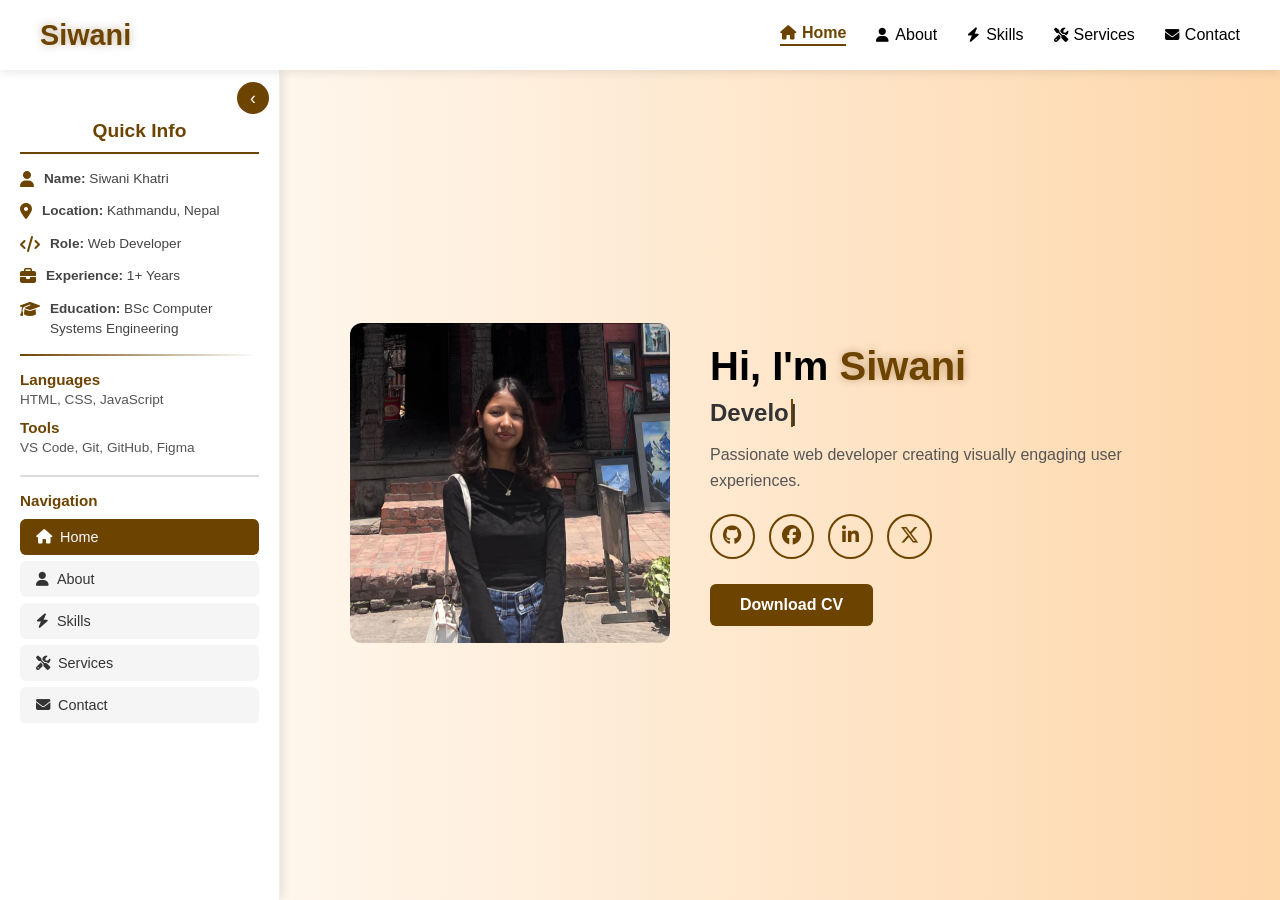
<file: index.html>
<!DOCTYPE html>
<html lang="en">
<head>
    <meta charset="UTF-8">
    <meta name="viewport" content="width=device-width, initial-scale=1.0">
    <title>Siwani - Home</title>
    <link rel="stylesheet" href="https://cdnjs.cloudflare.com/ajax/libs/font-awesome/6.5.1/css/all.min.css">
    <link rel="stylesheet" href="style.css">
</head>
<body>

    <!-- TOP NAV -->
    <nav>
        <div class="nav-container">
            <div class="logo"><span>Siwani</span></div>
            <div class="nav-links">
                <a href="index.html" class="active"><i class="fas fa-home"></i> Home</a>
                <a href="about.html"><i class="fas fa-user"></i> About</a>
                <a href="skills.html"><i class="fas fa-bolt"></i> Skills</a>
                <a href="services.html"><i class="fas fa-tools"></i> Services</a>
                <a href="contact.html"><i class="fas fa-envelope"></i> Contact</a>
            </div>
            <i class="fa fa-bars menu-icon" onclick="openMenu()"></i>
        </div>

        <!-- Mobile dropdown -->
        <div class="dropdown" id="dropdown">
            <i class="fa fa-times close-icon" onclick="closeMenu()"></i>
            <a href="index.html" onclick="closeMenu()"><i class="fas fa-home"></i> Home</a>
            <a href="about.html" onclick="closeMenu()"><i class="fas fa-user"></i> About</a>
            <a href="skills.html" onclick="closeMenu()"><i class="fas fa-bolt"></i> Skills</a>
            <a href="services.html" onclick="closeMenu()"><i class="fas fa-tools"></i> Services</a>
            <a href="contact.html" onclick="closeMenu()"><i class="fas fa-envelope"></i> Contact</a>
        </div>
    </nav>

    <!-- HOME SECTION -->
    <section class="home-section">

        <!-- LEFT PANEL (Quick Info + Navigation) -->
        <aside class="side-panel" id="side-panel">
            <button class="panel-btn" onclick="togglePanel()">‹</button>

            <div class="panel-inner">
                <!-- Quick Info -->
                <div class="quick-info">
                    <h3>Quick Info</h3>
                    <div class="info-row">
                        <i class="fas fa-user"></i>
                        <p><strong>Name:</strong> Siwani Khatri</p>
                    </div>
                    <div class="info-row">
                        <i class="fas fa-map-marker-alt"></i>
                        <p><strong>Location:</strong> Kathmandu, Nepal</p>
                    </div>
                    <div class="info-row">
                        <i class="fas fa-code"></i>
                        <p><strong>Role:</strong> Web Developer</p>
                    </div>
                    <div class="info-row">
                        <i class="fas fa-briefcase"></i>
                        <p><strong>Experience:</strong> 1+ Years</p>
                    </div>
                    <div class="info-row">
                        <i class="fas fa-graduation-cap"></i>
                        <p><strong>Education:</strong> BSc Computer Systems Engineering</p>
                    </div>
                    <hr class="divider">
                    <h4>Languages</h4>
                    <p>HTML, CSS, JavaScript</p>
                    <h4>Tools</h4>
                    <p>VS Code, Git, GitHub, Figma</p>
                </div>

                <!-- Navigation inside panel -->
                <div class="panel-nav">
                    <h4>Navigation</h4>
                    <a href="index.html" class="active"><i class="fas fa-home"></i> Home</a>
                    <a href="about.html"><i class="fas fa-user"></i> About</a>
                    <a href="skills.html"><i class="fas fa-bolt"></i> Skills</a>
                    <a href="services.html"><i class="fas fa-tools"></i> Services</a>
                    <a href="contact.html"><i class="fas fa-envelope"></i> Contact</a>
                </div>
            </div>

            <!-- Collapsed mini view -->
            <div class="panel-collapsed-view">
                <p><strong>Siwani</strong></p>
                <p>Web Dev</p>
                <p>Nepal</p>
            </div>
        </aside>

        <!-- MAIN CONTENT -->
        <div class="main-content">
            <div class="photo-box">
                <img src="photo.jpg" alt="Siwani">
            </div>
            <div class="text-box">
                <h1>Hi, I'm <span class="highlight">Siwani</span></h1>
                <h2 class="typewriter-text"><span id="typed"></span><span class="cursor">|</span></h2>
                <p>Passionate web developer creating visually engaging user experiences.</p>
                <div class="social-icons">
                    <a href="https://github.com/siwanikhatri087-ops" target="_blank"><i class="fab fa-github"></i></a>
                    <a href="https://www.facebook.com/siwani.khatri.927416" target="_blank"><i class="fab fa-facebook"></i></a>
                    <a href="https://www.linkedin.com/in/siwani-khatri-6b557a397/" target="_blank"><i class="fab fa-linkedin-in"></i></a>
                    <a href="https://x.com/siwanikhatri" target="_blank"><i class="fab fa-x-twitter"></i></a>
                </div>
                <a href="resume.pdf" download>
                    <button class="cv-btn">Download CV</button>
                </a>
            </div>
        </div>

    </section>

    <script src="script.js"></script>
</body>
</html>
</file>
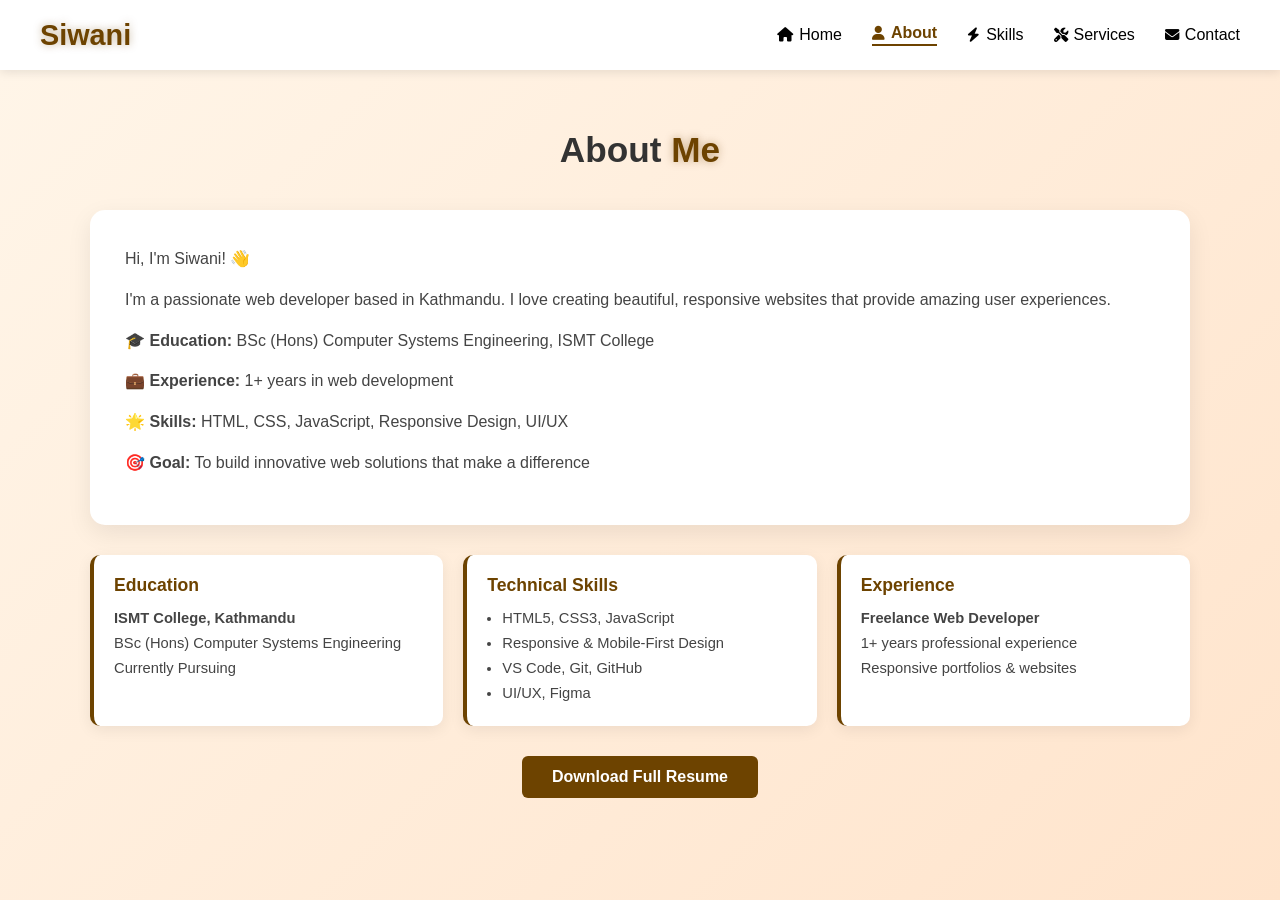
<file: about.html>
<!DOCTYPE html>
<html lang="en">
<head>
    <meta charset="UTF-8">
    <meta name="viewport" content="width=device-width, initial-scale=1.0">
    <title>Siwani - About</title>
    <link rel="stylesheet" href="https://cdnjs.cloudflare.com/ajax/libs/font-awesome/6.5.1/css/all.min.css">
    <link rel="stylesheet" href="style.css">
</head>
<body>

    <nav>
        <div class="nav-container">
            <div class="logo"><span>Siwani</span></div>
            <div class="nav-links">
                <a href="index.html"><i class="fas fa-home"></i> Home</a>
                <a href="about.html" class="active"><i class="fas fa-user"></i> About</a>
                <a href="skills.html"><i class="fas fa-bolt"></i> Skills</a>
                <a href="services.html"><i class="fas fa-tools"></i> Services</a>
                <a href="contact.html"><i class="fas fa-envelope"></i> Contact</a>
            </div>
            <i class="fa fa-bars menu-icon" onclick="openMenu()"></i>
        </div>
        <div class="dropdown" id="dropdown">
            <i class="fa fa-times close-icon" onclick="closeMenu()"></i>
            <a href="index.html" onclick="closeMenu()"><i class="fas fa-home"></i> Home</a>
            <a href="about.html" onclick="closeMenu()"><i class="fas fa-user"></i> About</a>
            <a href="skills.html" onclick="closeMenu()"><i class="fas fa-bolt"></i> Skills</a>
            <a href="services.html" onclick="closeMenu()"><i class="fas fa-tools"></i> Services</a>
            <a href="contact.html" onclick="closeMenu()"><i class="fas fa-envelope"></i> Contact</a>
        </div>
    </nav>

    <section class="page-section">
        <div class="section-box">
            <h2>About <span class="highlight">Me</span></h2>

            <div class="about-card">
                <p>Hi, I'm Siwani! 👋</p>
                <p>I'm a passionate web developer based in Kathmandu. I love creating beautiful, responsive websites that provide amazing user experiences.</p>
                <p>🎓 <strong>Education:</strong> BSc (Hons) Computer Systems Engineering, ISMT College</p>
                <p>💼 <strong>Experience:</strong> 1+ years in web development</p>
                <p>🌟 <strong>Skills:</strong> HTML, CSS, JavaScript, Responsive Design, UI/UX</p>
                <p>🎯 <strong>Goal:</strong> To build innovative web solutions that make a difference</p>
            </div>

            <div class="resume-grid">
                <div class="resume-card">
                    <h4>Education</h4>
                    <p><strong>ISMT College, Kathmandu</strong></p>
                    <p>BSc (Hons) Computer Systems Engineering</p>
                    <p>Currently Pursuing</p>
                </div>
                <div class="resume-card">
                    <h4>Technical Skills</h4>
                    <ul>
                        <li>HTML5, CSS3, JavaScript</li>
                        <li>Responsive & Mobile-First Design</li>
                        <li>VS Code, Git, GitHub</li>
                        <li>UI/UX, Figma</li>
                    </ul>
                </div>
                <div class="resume-card">
                    <h4>Experience</h4>
                    <p><strong>Freelance Web Developer</strong></p>
                    <p>1+ years professional experience</p>
                    <p>Responsive portfolios & websites</p>
                </div>
            </div>

            <div class="center">
                <a href="resume.pdf" download>
                    <button class="cv-btn">Download Full Resume</button>
                </a>
            </div>
        </div>
    </section>

    <script src="script.js"></script>
</body>
</html>
</file>
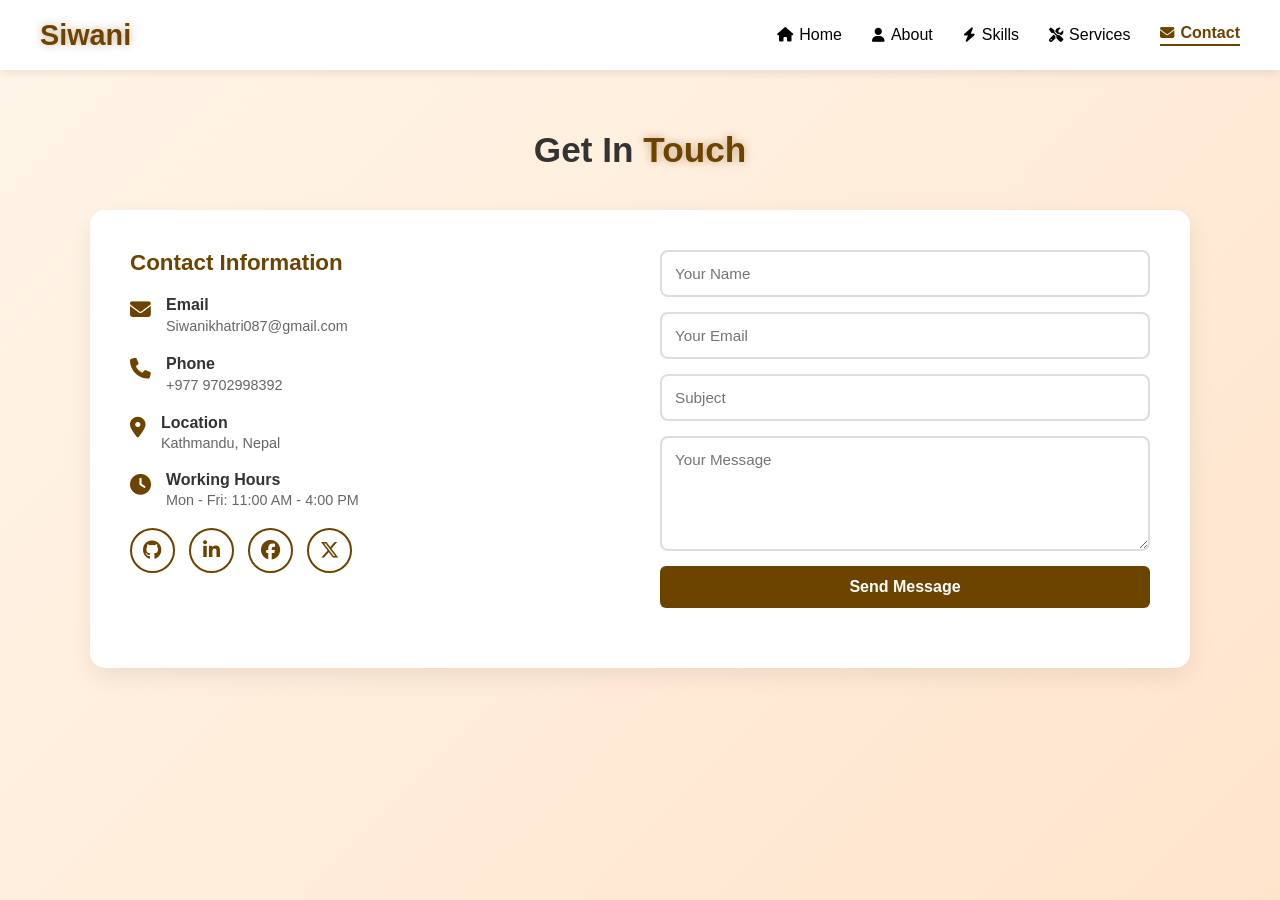
<file: contact.html>
<!DOCTYPE html>
<html lang="en">
<head>
    <meta charset="UTF-8">
    <meta name="viewport" content="width=device-width, initial-scale=1.0">
    <title>Siwani - Contact</title>
    <link rel="stylesheet" href="https://cdnjs.cloudflare.com/ajax/libs/font-awesome/6.5.1/css/all.min.css">
    <link rel="stylesheet" href="style.css">
</head>
<body>

    <nav>
        <div class="nav-container">
            <div class="logo"><span>Siwani</span></div>
            <div class="nav-links">
                <a href="index.html"><i class="fas fa-home"></i> Home</a>
                <a href="about.html"><i class="fas fa-user"></i> About</a>
                <a href="skills.html"><i class="fas fa-bolt"></i> Skills</a>
                <a href="services.html"><i class="fas fa-tools"></i> Services</a>
                <a href="contact.html" class="active"><i class="fas fa-envelope"></i> Contact</a>
            </div>
            <i class="fa fa-bars menu-icon" onclick="openMenu()"></i>
        </div>
        <div class="dropdown" id="dropdown">
            <i class="fa fa-times close-icon" onclick="closeMenu()"></i>
            <a href="index.html" onclick="closeMenu()"><i class="fas fa-home"></i> Home</a>
            <a href="about.html" onclick="closeMenu()"><i class="fas fa-user"></i> About</a>
            <a href="skills.html" onclick="closeMenu()"><i class="fas fa-bolt"></i> Skills</a>
            <a href="services.html" onclick="closeMenu()"><i class="fas fa-tools"></i> Services</a>
            <a href="contact.html" onclick="closeMenu()"><i class="fas fa-envelope"></i> Contact</a>
        </div>
    </nav>

    <section class="page-section">
        <div class="section-box">
            <h2>Get In <span class="highlight">Touch</span></h2>

            <div class="contact-wrapper">

                <div class="contact-info">
                    <h3>Contact Information</h3>
                    <div class="contact-row">
                        <i class="fas fa-envelope"></i>
                        <div>
                            <h4>Email</h4>
                            <a href="mailto:siwani@example.com">Siwanikhatri087@gmail.com</a>
                        </div>
                    </div>
                    <div class="contact-row">
                        <i class="fas fa-phone"></i>
                        <div>
                            <h4>Phone</h4>
                            <a href="tel:9703998392">+977 9702998392</a>
                        </div>
                    </div>
                    <div class="contact-row">
                        <i class="fas fa-map-marker-alt"></i>
                        <div>
                            <h4>Location</h4>
                            <p>Kathmandu, Nepal</p>
                        </div>
                    </div>
                    <div class="contact-row">
                        <i class="fas fa-clock"></i>
                        <div>
                            <h4>Working Hours</h4>
                            <p>Mon - Fri: 11:00 AM - 4:00 PM</p>
                        </div>
                    </div>
                    <div class="social-icons" style="margin-top: 20px;">
                        <a href="https://github.com/siwanikhatri087-ops" target="_blank"><i class="fab fa-github"></i></a>
                        <a href="https://www.linkedin.com/in/siwani-khatri-6b557a397/" target="_blank"><i class="fab fa-linkedin-in"></i></a>
                        <a href="https://www.facebook.com/siwani.khatri.927416" target="_blank"><i class="fab fa-facebook"></i></a>
                        <a href="https://x.com/siwanikhatri" target="_blank"><i class="fab fa-x-twitter"></i></a>
                    </div>
                </div>

                <form class="contact-form" onsubmit="sendMessage(event)">
                    <input type="text" id="name" placeholder="Your Name" required>
                    <input type="email" id="email" placeholder="Your Email" required>
                    <input type="text" id="subject" placeholder="Subject" required>
                    <textarea id="message" placeholder="Your Message" rows="5" required></textarea>
                    <button type="submit" class="cv-btn">Send Message</button>
                    <p id="form-msg" class="form-msg"></p>
                </form>

            </div>
        </div>
    </section>

    <script src="script.js"></script>
</body>
</html>
</file>
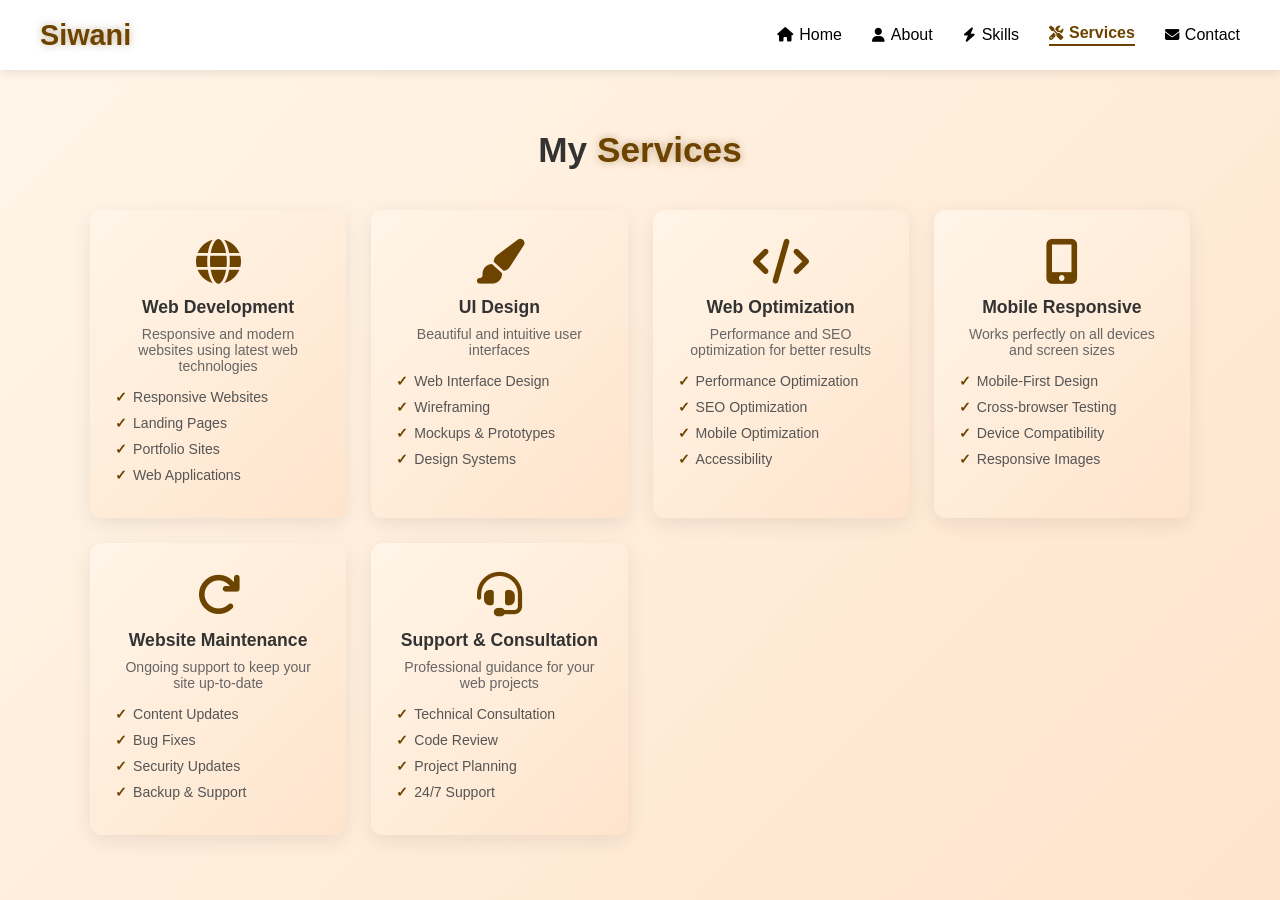
<file: services.html>
<!DOCTYPE html>
<html lang="en">
<head>
    <meta charset="UTF-8">
    <meta name="viewport" content="width=device-width, initial-scale=1.0">
    <title>Siwani - Services</title>
    <link rel="stylesheet" href="https://cdnjs.cloudflare.com/ajax/libs/font-awesome/6.5.1/css/all.min.css">
    <link rel="stylesheet" href="style.css">
</head>
<body>

    <nav>
        <div class="nav-container">
            <div class="logo"><span>Siwani</span></div>
            <div class="nav-links">
                <a href="index.html"><i class="fas fa-home"></i> Home</a>
                <a href="about.html"><i class="fas fa-user"></i> About</a>
                <a href="skills.html"><i class="fas fa-bolt"></i> Skills</a>
                <a href="services.html" class="active"><i class="fas fa-tools"></i> Services</a>
                <a href="contact.html"><i class="fas fa-envelope"></i> Contact</a>
            </div>
            <i class="fa fa-bars menu-icon" onclick="openMenu()"></i>
        </div>
        <div class="dropdown" id="dropdown">
            <i class="fa fa-times close-icon" onclick="closeMenu()"></i>
            <a href="index.html" onclick="closeMenu()"><i class="fas fa-home"></i> Home</a>
            <a href="about.html" onclick="closeMenu()"><i class="fas fa-user"></i> About</a>
            <a href="skills.html" onclick="closeMenu()"><i class="fas fa-bolt"></i> Skills</a>
            <a href="services.html" onclick="closeMenu()"><i class="fas fa-tools"></i> Services</a>
            <a href="contact.html" onclick="closeMenu()"><i class="fas fa-envelope"></i> Contact</a>
        </div>
    </nav>

    <section class="page-section">
        <div class="section-box">
            <h2>My <span class="highlight">Services</span></h2>
            <div class="services-grid">

                <div class="service-card">
                    <i class="fas fa-globe"></i>
                    <h3>Web Development</h3>
                    <p>Responsive and modern websites using latest web technologies</p>
                    <ul>
                        <li>Responsive Websites</li>
                        <li>Landing Pages</li>
                        <li>Portfolio Sites</li>
                        <li>Web Applications</li>
                    </ul>
                </div>

                <div class="service-card">
                    <i class="fas fa-paint-brush"></i>
                    <h3>UI Design</h3>
                    <p>Beautiful and intuitive user interfaces</p>
                    <ul>
                        <li>Web Interface Design</li>
                        <li>Wireframing</li>
                        <li>Mockups & Prototypes</li>
                        <li>Design Systems</li>
                    </ul>
                </div>

                <div class="service-card">
                    <i class="fas fa-code"></i>
                    <h3>Web Optimization</h3>
                    <p>Performance and SEO optimization for better results</p>
                    <ul>
                        <li>Performance Optimization</li>
                        <li>SEO Optimization</li>
                        <li>Mobile Optimization</li>
                        <li>Accessibility</li>
                    </ul>
                </div>

                <div class="service-card">
                    <i class="fas fa-mobile-alt"></i>
                    <h3>Mobile Responsive</h3>
                    <p>Works perfectly on all devices and screen sizes</p>
                    <ul>
                        <li>Mobile-First Design</li>
                        <li>Cross-browser Testing</li>
                        <li>Device Compatibility</li>
                        <li>Responsive Images</li>
                    </ul>
                </div>

                <div class="service-card">
                    <i class="fas fa-redo"></i>
                    <h3>Website Maintenance</h3>
                    <p>Ongoing support to keep your site up-to-date</p>
                    <ul>
                        <li>Content Updates</li>
                        <li>Bug Fixes</li>
                        <li>Security Updates</li>
                        <li>Backup & Support</li>
                    </ul>
                </div>

                <div class="service-card">
                    <i class="fas fa-headset"></i>
                    <h3>Support & Consultation</h3>
                    <p>Professional guidance for your web projects</p>
                    <ul>
                        <li>Technical Consultation</li>
                        <li>Code Review</li>
                        <li>Project Planning</li>
                        <li>24/7 Support</li>
                    </ul>
                </div>

            </div>
        </div>
    </section>

    <script src="script.js"></script>
</body>
</html>
</file>
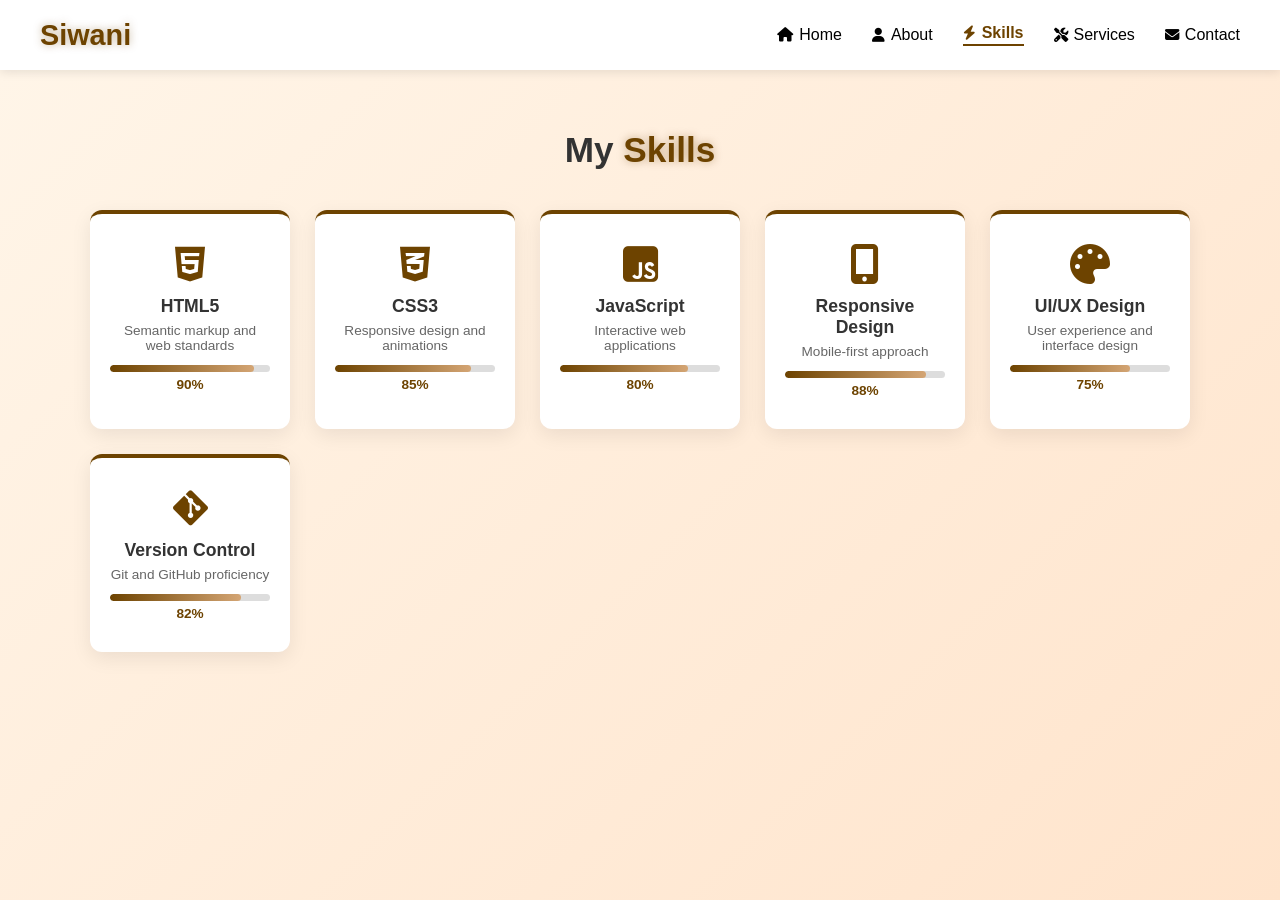
<file: skills.html>
<!DOCTYPE html>
<html lang="en">
<head>
    <meta charset="UTF-8">
    <meta name="viewport" content="width=device-width, initial-scale=1.0">
    <title>Siwani - Skills</title>
    <link rel="stylesheet" href="https://cdnjs.cloudflare.com/ajax/libs/font-awesome/6.5.1/css/all.min.css">
    <link rel="stylesheet" href="style.css">
</head>
<body>

    <nav>
        <div class="nav-container">
            <div class="logo"><span>Siwani</span></div>
            <div class="nav-links">
                <a href="index.html"><i class="fas fa-home"></i> Home</a>
                <a href="about.html"><i class="fas fa-user"></i> About</a>
                <a href="skills.html" class="active"><i class="fas fa-bolt"></i> Skills</a>
                <a href="services.html"><i class="fas fa-tools"></i> Services</a>
                <a href="contact.html"><i class="fas fa-envelope"></i> Contact</a>
            </div>
            <i class="fa fa-bars menu-icon" onclick="openMenu()"></i>
        </div>
        <div class="dropdown" id="dropdown">
            <i class="fa fa-times close-icon" onclick="closeMenu()"></i>
            <a href="index.html" onclick="closeMenu()"><i class="fas fa-home"></i> Home</a>
            <a href="about.html" onclick="closeMenu()"><i class="fas fa-user"></i> About</a>
            <a href="skills.html" onclick="closeMenu()"><i class="fas fa-bolt"></i> Skills</a>
            <a href="services.html" onclick="closeMenu()"><i class="fas fa-tools"></i> Services</a>
            <a href="contact.html" onclick="closeMenu()"><i class="fas fa-envelope"></i> Contact</a>
        </div>
    </nav>

    <section class="page-section">
        <div class="section-box">
            <h2>My <span class="highlight">Skills</span></h2>
            <div class="skills-grid">

                <div class="skill-card">
                    <i class="fab fa-html5"></i>
                    <h3>HTML5</h3>
                    <p>Semantic markup and web standards</p>
                    <div class="skill-bar"><div class="skill-fill" style="width: 90%"></div></div>
                    <span class="skill-percent">90%</span>
                </div>

                <div class="skill-card">
                    <i class="fab fa-css3-alt"></i>
                    <h3>CSS3</h3>
                    <p>Responsive design and animations</p>
                    <div class="skill-bar"><div class="skill-fill" style="width: 85%"></div></div>
                    <span class="skill-percent">85%</span>
                </div>

                <div class="skill-card">
                    <i class="fab fa-js-square"></i>
                    <h3>JavaScript</h3>
                    <p>Interactive web applications</p>
                    <div class="skill-bar"><div class="skill-fill" style="width: 80%"></div></div>
                    <span class="skill-percent">80%</span>
                </div>

                <div class="skill-card">
                    <i class="fas fa-mobile-alt"></i>
                    <h3>Responsive Design</h3>
                    <p>Mobile-first approach</p>
                    <div class="skill-bar"><div class="skill-fill" style="width: 88%"></div></div>
                    <span class="skill-percent">88%</span>
                </div>

                <div class="skill-card">
                    <i class="fas fa-palette"></i>
                    <h3>UI/UX Design</h3>
                    <p>User experience and interface design</p>
                    <div class="skill-bar"><div class="skill-fill" style="width: 75%"></div></div>
                    <span class="skill-percent">75%</span>
                </div>

                <div class="skill-card">
                    <i class="fab fa-git-alt"></i>
                    <h3>Version Control</h3>
                    <p>Git and GitHub proficiency</p>
                    <div class="skill-bar"><div class="skill-fill" style="width: 82%"></div></div>
                    <span class="skill-percent">82%</span>
                </div>

            </div>
        </div>
    </section>

    <script src="script.js"></script>
</body>
</html>
</file>
<file: style.css>
/* ===== RESET ===== */
* {
    margin: 0;
    padding: 0;
    box-sizing: border-box;
    font-family: 'Segoe UI', sans-serif;
}

body {
    background: linear-gradient(to right, #ffffff, #fed7aa);
    min-height: 100vh;
}

/* ===== NAV ===== */
nav {
    width: 100%;
    height: 70px;
    background-color: white;
    position: sticky;
    top: 0;
    z-index: 100;
    box-shadow: 0 2px 10px rgba(0,0,0,0.1);
}

.nav-container {
    width: 100%;
    height: 100%;
    display: flex;
    align-items: center;
    justify-content: space-between;
    padding: 0 40px;
}

.logo span {
    font-size: 1.8rem;
    font-weight: bold;
    color: rgb(109, 67, 0);
    text-shadow: 0 0 8px rgba(109,67,0,0.4);
}

.nav-links {
    display: flex;
    gap: 30px;
}

.nav-links a {
    text-decoration: none;
    color: black;
    font-size: 1rem;
    font-weight: 500;
    display: flex;
    align-items: center;
    gap: 6px;
    transition: color 0.2s;
}

.nav-links a i {
    font-size: 0.9rem;
}

.nav-links a:hover {
    color: rgb(109, 67, 0);
}

.nav-links a.active {
    color: rgb(109, 67, 0);
    font-weight: bold;
    border-bottom: 2px solid rgb(109, 67, 0);
    padding-bottom: 2px;
}

.menu-icon {
    display: none;
    font-size: 1.8rem;
    cursor: pointer;
    color: black;
}

/* Mobile dropdown */
.dropdown {
    display: none;
    flex-direction: column;
    background-color: rgba(0,0,0,0.92);
    position: fixed;
    top: 70px;
    left: 0;
    width: 100%;
    z-index: 99;
    padding: 10px 0 20px;
}

.dropdown a {
    color: white;
    text-decoration: none;
    padding: 14px 30px;
    font-size: 1rem;
    display: flex;
    align-items: center;
    gap: 10px;
    border-bottom: 1px solid rgba(255,255,255,0.1);
    transition: background 0.2s;
}

.dropdown a:hover {
    background-color: rgb(109, 67, 0);
}

.close-icon {
    color: white;
    font-size: 1.6rem;
    padding: 10px 20px;
    cursor: pointer;
    text-align: right;
    align-self: flex-end;
}

/* ===== HOME SECTION (with LEFT panel) ===== */
.home-section {
    display: flex;
    flex-direction: row;
    min-height: calc(100vh - 70px);
}

/* ===== LEFT SIDE PANEL ===== */
.side-panel {
    width: 280px;
    min-height: calc(100vh - 70px);
    background-color: white;
    box-shadow: 2px 0 10px rgba(0,0,0,0.1);
    position: sticky;
    top: 70px;
    overflow-y: auto;
    transition: width 0.3s;
    flex-shrink: 0;
    border-right: 1px solid #eee;
}

.side-panel.collapsed {
    width: 60px;
}

.panel-btn {
    position: absolute;
    top: 12px;
    right: 10px;
    width: 32px;
    height: 32px;
    background-color: rgb(109, 67, 0);
    color: white;
    border: none;
    border-radius: 50%;
    font-size: 1.1rem;
    cursor: pointer;
    display: flex;
    align-items: center;
    justify-content: center;
}

.panel-inner {
    padding: 50px 20px 30px;
}

.side-panel.collapsed .panel-inner {
    display: none;
}

/* Quick Info */
.quick-info h3 {
    font-size: 1.2rem;
    color: rgb(109, 67, 0);
    border-bottom: 2px solid rgb(109, 67, 0);
    padding-bottom: 10px;
    margin-bottom: 15px;
    text-align: center;
}

.quick-info h4 {
    color: rgb(109, 67, 0);
    margin: 12px 0 4px;
    font-size: 0.95rem;
}

.quick-info p {
    font-size: 0.85rem;
    color: #555;
}

.info-row {
    display: flex;
    align-items: flex-start;
    gap: 10px;
    margin-bottom: 12px;
}

.info-row i {
    color: rgb(109, 67, 0);
    font-size: 1rem;
    margin-top: 2px;
    flex-shrink: 0;
}

.info-row p {
    font-size: 0.85rem;
    color: #444;
    line-height: 1.5;
}

.divider {
    border: none;
    height: 2px;
    background: linear-gradient(to right, rgb(109,67,0), transparent);
    margin: 15px 0;
}

/* Panel Navigation */
.panel-nav {
    margin-top: 20px;
    border-top: 2px solid #ddd;
    padding-top: 15px;
}

.panel-nav h4 {
    color: rgb(109, 67, 0);
    margin-bottom: 10px;
    font-size: 0.95rem;
}

.panel-nav a {
    display: flex;
    align-items: center;
    gap: 8px;
    text-decoration: none;
    color: #333;
    background-color: #f5f5f5;
    padding: 10px 12px;
    border-radius: 6px;
    margin-bottom: 6px;
    border-left: 4px solid transparent;
    font-size: 0.9rem;
    transition: all 0.2s;
}

.panel-nav a:hover,
.panel-nav a.active {
    background-color: rgb(109, 67, 0);
    color: white;
    border-left-color: rgb(109, 67, 0);
}

/* Collapsed state mini text */
.panel-collapsed-view {
    display: none;
    padding: 50px 8px 20px;
    text-align: center;
}

.side-panel.collapsed .panel-collapsed-view {
    display: block;
}

.panel-collapsed-view p {
    font-size: 0.7rem;
    color: #555;
    margin-bottom: 6px;
    word-break: break-all;
}

/* ===== MAIN CONTENT ===== */
.main-content {
    flex: 1;
    display: flex;
    align-items: center;
    justify-content: center;
    gap: 40px;
    padding: 40px;
}

.photo-box img {
    width: 320px;
    border-radius: 12px;
    object-fit: cover;
}

.text-box {
    max-width: 500px;
}

.text-box h1 {
    font-size: 2.5rem;
    color: black;
    margin-bottom: 10px;
}

.highlight {
    color: rgb(109, 67, 0);
    text-shadow: 0 0 8px rgba(109,67,0,0.4);
}

/* Typewriter */
.typewriter-text {
    font-size: 1.5rem;
    font-weight: 600;
    color: #333;
    margin-bottom: 15px;
}

.cursor {
    display: inline-block;
    width: 2px;
    background-color: rgb(109,67,0);
    animation: blink 0.7s infinite;
    margin-left: 2px;
    font-weight: 100;
}

@keyframes blink {
    0%, 100% { opacity: 1; }
    50% { opacity: 0; }
}

.text-box p {
    font-size: 1rem;
    color: #555;
    line-height: 1.6;
    margin-bottom: 20px;
}

/* Social Icons */
.social-icons {
    display: flex;
    gap: 14px;
    margin-bottom: 25px;
}

.social-icons a {
    width: 45px;
    height: 45px;
    border: 2px solid rgb(109,67,0);
    border-radius: 50%;
    display: flex;
    align-items: center;
    justify-content: center;
    color: rgb(109, 67, 0);
    font-size: 1.2rem;
    text-decoration: none;
    transition: all 0.2s;
}

.social-icons a:hover {
    background-color: rgb(109, 67, 0);
    color: white;
}

/* Button */
.cv-btn {
    background-color: rgb(109, 67, 0);
    color: white;
    border: none;
    padding: 12px 30px;
    border-radius: 6px;
    font-size: 1rem;
    font-weight: 600;
    cursor: pointer;
    transition: all 0.2s;
}

.cv-btn:hover {
    background-color: transparent;
    color: rgb(109, 67, 0);
    border: 2px solid rgb(109, 67, 0);
    box-shadow: 0 0 15px rgba(109,67,0,0.3);
}

/* ===== OTHER PAGES ===== */
.page-section {
    padding: 60px 5%;
    min-height: calc(100vh - 70px);
}

.section-box {
    max-width: 1100px;
    margin: 0 auto;
}

.section-box h2 {
    font-size: 2.2rem;
    color: #333;
    text-align: center;
    margin-bottom: 40px;
}

/* About */
.about-card {
    background: white;
    padding: 35px;
    border-radius: 15px;
    box-shadow: 0 8px 25px rgba(0,0,0,0.08);
    margin-bottom: 30px;
}

.about-card p {
    font-size: 1rem;
    color: #444;
    line-height: 1.8;
    margin-bottom: 12px;
}

.resume-grid {
    display: grid;
    grid-template-columns: repeat(auto-fit, minmax(240px, 1fr));
    gap: 20px;
    margin-bottom: 30px;
}

.resume-card {
    background: white;
    border-left: 4px solid rgb(109,67,0);
    border-radius: 10px;
    padding: 20px;
    box-shadow: 0 4px 15px rgba(0,0,0,0.07);
    transition: transform 0.2s;
}

.resume-card:hover {
    transform: translateY(-4px);
}

.resume-card h4 {
    color: rgb(109,67,0);
    margin-bottom: 10px;
    font-size: 1.1rem;
}

.resume-card p, .resume-card li {
    font-size: 0.92rem;
    color: #444;
    line-height: 1.7;
}

.resume-card ul {
    padding-left: 15px;
}

.center {
    text-align: center;
    margin-top: 20px;
}

/* Skills */
#skills-section, .page-section {
    background: linear-gradient(135deg, #fff5e8, #ffe4cc);
}

.skills-grid {
    display: grid;
    grid-template-columns: repeat(auto-fit, minmax(200px, 1fr));
    gap: 25px;
}

.skill-card {
    background: white;
    padding: 30px 20px;
    border-radius: 12px;
    text-align: center;
    border-top: 4px solid rgb(109,67,0);
    box-shadow: 0 6px 20px rgba(0,0,0,0.08);
    transition: transform 0.2s;
}

.skill-card:hover {
    transform: translateY(-8px);
}

.skill-card i {
    font-size: 2.5rem;
    color: rgb(109,67,0);
    margin-bottom: 12px;
}

.skill-card h3 {
    font-size: 1.1rem;
    color: #333;
    margin-bottom: 6px;
}

.skill-card p {
    font-size: 0.85rem;
    color: #666;
}

.skill-bar {
    height: 7px;
    background: #ddd;
    border-radius: 10px;
    margin-top: 12px;
    overflow: hidden;
}

.skill-fill {
    height: 100%;
    background: linear-gradient(to right, rgb(109,67,0), #d4a574);
    border-radius: 10px;
}

.skill-percent {
    font-size: 0.85rem;
    font-weight: 600;
    color: rgb(109,67,0);
    margin-top: 5px;
    display: inline-block;
}

/* Services */
.services-grid {
    display: grid;
    grid-template-columns: repeat(auto-fit, minmax(250px, 1fr));
    gap: 25px;
}

.service-card {
    background: linear-gradient(135deg, #fff5e8, #ffe4cc);
    padding: 30px 25px;
    border-radius: 12px;
    text-align: center;
    box-shadow: 0 6px 20px rgba(0,0,0,0.08);
    transition: transform 0.2s;
}

.service-card:hover {
    transform: translateY(-6px);
}

.service-card i {
    font-size: 2.8rem;
    color: rgb(109,67,0);
    margin-bottom: 12px;
}

.service-card h3 {
    font-size: 1.1rem;
    color: #333;
    margin-bottom: 8px;
}

.service-card p {
    font-size: 0.88rem;
    color: #666;
    margin-bottom: 10px;
}

.service-card ul {
    list-style: none;
    padding: 0;
    text-align: left;
}

.service-card ul li {
    padding: 5px 0 5px 18px;
    position: relative;
    font-size: 0.88rem;
    color: #555;
}

.service-card ul li::before {
    content: "✓";
    position: absolute;
    left: 0;
    color: rgb(109,67,0);
    font-weight: bold;
}

/* Contact */
.contact-wrapper {
    display: grid;
    grid-template-columns: 1fr 1fr;
    gap: 40px;
    background: white;
    padding: 40px;
    border-radius: 15px;
    box-shadow: 0 8px 25px rgba(0,0,0,0.08);
}

.contact-info h3 {
    font-size: 1.4rem;
    color: rgb(109,67,0);
    margin-bottom: 20px;
}

.contact-row {
    display: flex;
    gap: 15px;
    align-items: flex-start;
    margin-bottom: 20px;
}

.contact-row i {
    font-size: 1.3rem;
    color: rgb(109,67,0);
    flex-shrink: 0;
    margin-top: 3px;
}

.contact-row h4 {
    font-size: 1rem;
    color: #333;
    margin-bottom: 3px;
}

.contact-row p, .contact-row a {
    font-size: 0.9rem;
    color: #666;
    text-decoration: none;
}

.contact-row a:hover {
    color: rgb(109,67,0);
}

.contact-form {
    display: flex;
    flex-direction: column;
    gap: 15px;
}

.contact-form input,
.contact-form textarea {
    padding: 13px;
    border: 2px solid #ddd;
    border-radius: 8px;
    font-size: 0.95rem;
    font-family: inherit;
    transition: border 0.2s;
}

.contact-form input:focus,
.contact-form textarea:focus {
    outline: none;
    border-color: rgb(109,67,0);
}

.form-msg {
    text-align: center;
    font-weight: 600;
    margin-top: 5px;
    color: green;
}

/* ===== MOBILE ===== */
@media (max-width: 880px) {
    .nav-links {
        display: none;
    }

    .menu-icon {
        display: block;
    }

    .home-section {
        flex-direction: column;
    }

    .side-panel {
        width: 100%;
        position: relative;
        top: 0;
        min-height: unset;
    }

    .side-panel.collapsed {
        width: 100%;
        height: 50px;
    }

    .main-content {
        flex-direction: column;
        padding: 30px 20px;
    }

    .photo-box img {
        width: 90%;
    }

    .text-box {
        width: 90%;
    }

    .contact-wrapper {
        grid-template-columns: 1fr;
    }

    .section-box h2 {
        font-size: 1.8rem;
    }
}
</file>
